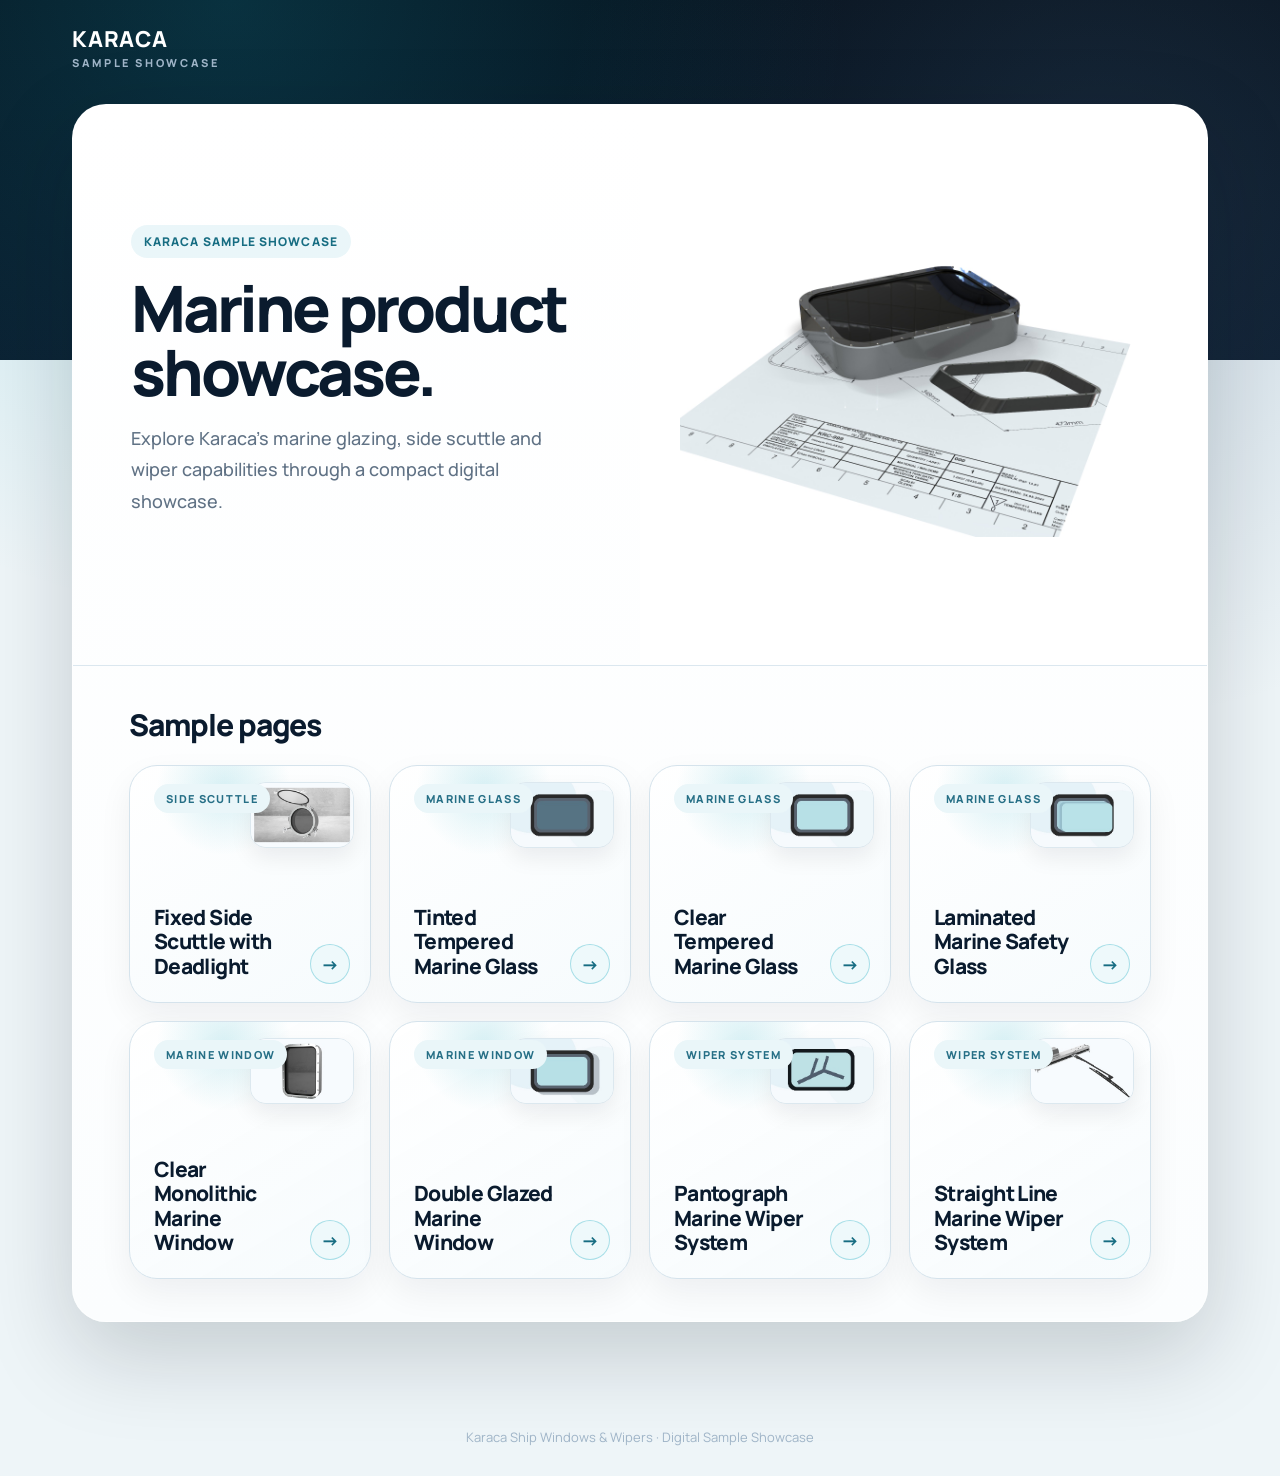
<file: index.html>
<!DOCTYPE html>
<html lang="en">
<head>
  <meta charset="UTF-8" />
  <meta name="viewport" content="width=device-width, initial-scale=1.0" />
  <title>Karaca Sample Showcase</title>
  <meta name="description" content="Digital sample cards for Karaca marine windows, side scuttles, glass and wiper systems." />
  <link rel="stylesheet" href="assets/style.css" />
</head>
<body class="home-page">
  <header class="topbar">
    <a class="brand" href="index.html"><span class="brand-text">KARACA <small>SAMPLE SHOWCASE</small></span></a>
  </header>

  <main class="sample-shell">
    <section class="sample-card">
      <div class="hero">
        <div class="hero-copy">
          <span class="badge">Karaca Sample Showcase</span>
          <h1>Marine product showcase.</h1>
          <p class="lead">
            Explore Karaca’s marine glazing, side scuttle and wiper capabilities through a compact digital showcase.
          </p>
</div>
        <div class="hero-viewer">
          <img src="assets/images/home-window-hero.jpg" alt="Marine window render" class="home-hero-image">
        </div>
      </div>

      <section class="section">
        <div class="section-head">
          <h2>Sample pages</h2>
          
        </div>

        <div class="product-grid">

          <a class="product-tile" href="products/fixed-side-scuttle-with-deadlight.html">
            <span class="product-category">Side Scuttle</span>
            <img class="product-thumb" src="assets/images/thumbs/fixed-side-scuttle.jpg" alt="">
            <h3>Fixed Side Scuttle with Deadlight</h3>
            <span class="product-status">View product card</span>
          </a>
          <a class="product-tile" href="products/tinted-tempered-marine-glass.html">
            <span class="product-category">Marine Glass</span>
            <img class="product-thumb" src="assets/images/thumbs/tinted-tempered.jpg" alt="">
            <h3>Tinted Tempered Marine Glass</h3>
            <span class="product-status">View product card</span>
          </a>
          <a class="product-tile" href="products/clear-tempered-marine-glass.html">
            <span class="product-category">Marine Glass</span>
            <img class="product-thumb" src="assets/images/thumbs/clear-tempered.jpg" alt="">
            <h3>Clear Tempered Marine Glass</h3>
            <span class="product-status">View product card</span>
          </a>
          <a class="product-tile" href="products/laminated-marine-safety-glass.html">
            <span class="product-category">Marine Glass</span>
            <img class="product-thumb" src="assets/images/thumbs/laminated.jpg" alt="">
            <h3>Laminated Marine Safety Glass</h3>
            <span class="product-status">View product card</span>
          </a>
          <a class="product-tile" href="products/clear-monolithic-marine-window.html">
            <span class="product-category">Marine Window</span>
            <img class="product-thumb" src="assets/images/thumbs/clear-monolithic.jpg" alt="">
            <h3>Clear Monolithic Marine Window</h3>
            <span class="product-status">View product card</span>
          </a>
          <a class="product-tile" href="products/double-glazed-marine-window.html">
            <span class="product-category">Marine Window</span>
            <img class="product-thumb" src="assets/images/thumbs/double-glazed.jpg" alt="">
            <h3>Double Glazed Marine Window</h3>
            <span class="product-status">View product card</span>
          </a>
<a class="product-tile" href="products/pantograph-marine-wiper-system.html">
            <span class="product-category">Wiper System</span>
            <img class="product-thumb" src="assets/images/thumbs/pantograph.jpg" alt="">
            <h3>Pantograph Marine Wiper System</h3>
            <span class="product-status">View product card</span>
          </a>
          <a class="product-tile" href="products/straight-line-marine-wiper-system.html">
            <span class="product-category">Wiper System</span>
            <img class="product-thumb" src="assets/images/thumbs/straight-line.jpg" alt="">
            <h3>Straight Line Marine Wiper System</h3>
            <span class="product-status">View product card</span>
          </a>

        </div>
      </section>
    </section>
  </main>

  <footer class="footer">
    Karaca Ship Windows & Wipers · Digital Sample Showcase
  </footer>
</body>
</html>
</file>
<file: assets/style.css>
@import url('https://fonts.googleapis.com/css2?family=Manrope:wght@400;500;600;700;800&display=swap');

:root{
  --navy:#07111d;
  --navy-2:#0b1b2c;
  --ink:#0a1b2e;
  --muted:#667789;
  --line:#dbe7ef;
  --soft:#f4f8fb;
  --card:#ffffff;
  --accent:#13a7bf;
  --accent-dark:#0b7f93;
  --shadow:0 28px 80px rgba(7,17,29,.14);
}
*{box-sizing:border-box}
html{scroll-behavior:smooth}
body{
  margin:0;
  font-family:'Manrope',Arial,Helvetica,sans-serif;
  color:var(--ink);
  background:
    radial-gradient(circle at 18% 0%, rgba(19,167,191,.22), transparent 34%),
    radial-gradient(circle at 86% 12%, rgba(78,115,150,.22), transparent 32%),
    linear-gradient(180deg,#06101b 0%,#0b1a2b 360px,#eef5f8 360px,#eef5f8 100%);
}
a{text-decoration:none;color:inherit}
img,video{width:100%;display:block}
.topbar{
  max-width:1180px;
  margin:0 auto;
  padding:28px 22px 16px;
  display:flex;
  align-items:center;
  justify-content:space-between;
  color:white;
}
.brand{
  display:flex;
  align-items:center;
  gap:12px;
  color:white;
  font-weight:800;
  letter-spacing:.05em;
}
.brand-logo{display:none}
.brand-text{
  display:flex;
  flex-direction:column;
  line-height:1;
  font-size:22px;
}
.brand-text small{
  display:block;
  margin-top:7px;
  font-size:11px;
  letter-spacing:.24em;
  color:#9fb4c7;
  font-weight:800;
}
.topbar .back{
  display:inline-flex;
  align-items:center;
  justify-content:center;
  height:42px;
  padding:0 18px;
  border-radius:999px;
  border:1px solid rgba(255,255,255,.22);
  background:rgba(255,255,255,.04);
  color:#d7edf8;
  font-size:14px;
  font-weight:800;
}
.topbar .back:hover{border-color:var(--accent);background:rgba(19,167,191,.13);color:white}

.sample-shell{
  max-width:1180px;
  margin:0 auto;
  padding:20px 22px 76px;
}
.sample-card{
  background:linear-gradient(180deg,#ffffff 0%,#fbfdfe 100%);
  border-radius:34px;
  overflow:hidden;
  border:1px solid rgba(255,255,255,.55);
  box-shadow:0 32px 90px rgba(6,16,27,.18);
}
.hero{
  display:grid;
  grid-template-columns:1fr 1fr;
  min-height:560px;
}
.hero-copy{
  padding:58px;
  display:flex;
  flex-direction:column;
  justify-content:center;
}
.badge{
  display:inline-flex;
  width:max-content;
  padding:8px 13px;
  border-radius:999px;
  background:#eaf6f9;
  color:#176d82;
  font-size:12px;
  font-weight:800;
  letter-spacing:.09em;
  text-transform:uppercase;
}
h1{
  margin:18px 0 18px;
  color:var(--ink);
  font-size:clamp(38px,5vw,68px);
  line-height:1.01;
  letter-spacing:-.05em;
  font-weight:800;
}
.lead{
  margin:0 0 28px;
  max-width:560px;
  color:#607285;
  font-size:18px;
  line-height:1.75;
  font-weight:500;
}
.actions{display:flex;flex-wrap:wrap;gap:12px}
.btn{
  display:inline-flex;
  align-items:center;
  justify-content:center;
  height:46px;
  padding:0 18px;
  border-radius:999px;
  border:1px solid var(--line);
  font-weight:800;
  transition:.18s ease;
}
.btn.primary{background:var(--accent);border-color:var(--accent);color:white}
.btn.primary:hover{background:var(--accent-dark);border-color:var(--accent-dark)}
.btn.secondary{background:white;color:var(--ink)}
.btn.secondary:hover{border-color:var(--accent);color:var(--accent-dark)}

.hero-viewer{
  padding:32px;
  display:flex;
  flex-direction:column;
  justify-content:center;
  background:white;
}
model-viewer{
  width:100%;
  height:100%;
  min-height:520px;
  border-radius:28px;
  background:linear-gradient(180deg,#ffffff,#f8fbfd);
}
.viewer-note{display:block;margin-top:12px;color:#6b7f91;font-size:14px;line-height:1.5;text-align:center;font-weight:500}

.home-page .hero{
  grid-template-columns:1fr 1fr;
  min-height:560px;
}
.home-page .hero-viewer{
  padding:40px;
  align-items:center;
}
.home-hero-image{
  width:100%;
  height:auto;
  max-height:560px;
  object-fit:contain;
  border-radius:24px;
}

.quick-specs{
  display:grid;
  grid-template-columns:repeat(4,1fr);
  gap:12px;
  padding:18px;
  background:#f8fbfd;
  border-top:1px solid var(--line);
}
.qspec{
  background:white;
  border:1px solid var(--line);
  border-radius:18px;
  padding:18px;
}
.qspec span{
  display:block;
  color:#1f7790;
  font-size:11px;
  font-weight:800;
  letter-spacing:.08em;
  text-transform:uppercase;
  margin-bottom:7px;
}
.qspec strong{font-size:16px;color:var(--ink);font-weight:800}

.section{
  padding:42px 56px;
  border-top:1px solid var(--line);
}
.section-head{
  display:block;
  margin-bottom:24px;
}
.section h2{
  margin:0;
  font-size:30px;
  line-height:1.1;
  letter-spacing:-.035em;
  color:var(--ink);
  font-weight:800;
}
.section-head p{display:none}
.info-strip{
  display:grid;
  grid-template-columns:1fr 1fr;
  gap:22px;
  background:var(--navy-2);
  border-radius:24px;
  padding:26px;
}
.info-strip h3{margin:0 0 10px;color:white;font-size:18px;font-weight:800}
.info-strip p{margin:0;color:#c1d3e0;line-height:1.8;font-size:16px}

.options-grid{
  display:grid;
  grid-template-columns:repeat(4,1fr);
  gap:16px;
}
.option-box{
  border:1px solid var(--line);
  background:#f8fbfd;
  border-radius:22px;
  padding:22px;
}
.option-box h3{margin:0 0 13px;color:var(--ink);font-size:18px;font-weight:800}
.option-box ul{margin:0;padding-left:18px;color:#667789;line-height:1.9;font-size:16px}

.fire-row{
  display:flex;
  gap:10px;
  flex-wrap:wrap;
  margin-top:4px;
}
.fire-pill{
  display:inline-flex;
  align-items:center;
  justify-content:center;
  min-width:48px;
  height:36px;
  padding:0 12px;
  border:1.5px solid #ff9d00;
  color:#e58600;
  background:white;
  border-radius:4px;
  font-weight:800;
}

.gallery{
  display:grid;
  grid-template-columns:1fr 1fr;
  gap:16px;
}
.gallery figure,.media-card{
  margin:0;
  border-radius:24px;
  border:1px solid var(--line);
  overflow:hidden;
  background:#fff;
}
.gallery img,.gallery video{
  width:100%;
  height:auto;
  max-height:520px;
  object-fit:contain;
  background:#fff;
  padding:14px;
}
.gallery figcaption,.media-caption{display:none}

.download-card,.note-card{
  background:linear-gradient(145deg,#eef9fb,#ffffff);
  border:1px solid var(--line);
  border-radius:24px;
  padding:26px;
}
.download-card p,.note-card p{margin:8px 0 0;color:var(--muted);line-height:1.75}
.download-actions{display:flex;gap:10px;flex-wrap:wrap;justify-content:flex-end}

.doc-list{
  display:grid;
  grid-template-columns:repeat(2,1fr);
  gap:16px;
}
.doc-card{
  background:white;
  border:1px solid var(--line);
  border-radius:22px;
  padding:24px;
}
.doc-card h3{margin:0 0 8px;color:var(--ink);font-size:19px;font-weight:800}
.doc-card p{margin:0 0 16px;color:var(--muted);line-height:1.75;font-size:15px}

.product-grid{
  display:grid;
  grid-template-columns:repeat(4,1fr);
  gap:18px;
}
.product-tile{
  min-height:186px;
  border-radius:26px;
  border:1px solid #d6e3ec;
  padding:26px 24px;
  background:
    linear-gradient(180deg,#ffffff 0%,#f6fafc 100%);
  display:flex;
  flex-direction:column;
  justify-content:space-between;
  position:relative;
  overflow:hidden;
  transition:transform .2s ease,box-shadow .2s ease,border-color .2s ease;
  box-shadow:0 10px 26px rgba(7,17,29,.05);
}
.product-tile:hover{
  transform:translateY(-5px);
  border-color:rgba(19,167,191,.45);
  box-shadow:0 24px 52px rgba(7,17,29,.10);
}
.product-tile::after{
  content:"→";
  position:absolute;
  right:18px;
  bottom:16px;
  width:38px;
  height:38px;
  border-radius:999px;
  display:flex;
  align-items:center;
  justify-content:center;
  background:#f2fbfd;
  border:1px solid rgba(19,167,191,.30);
  color:#1a6e83;
  font-weight:800;
  font-size:18px;
}
.product-category{
  display:inline-flex;
  width:max-content;
  margin-bottom:20px;
  padding:7px 12px;
  border-radius:999px;
  background:#edf6f9;
  color:#2c7286;
  font-size:11px;
  font-weight:800;
  letter-spacing:.12em;
  text-transform:uppercase;
}
.product-tile h3{
  margin:0;
  max-width:80%;
  color:var(--ink);
  font-size:21px;
  line-height:1.16;
  letter-spacing:-.03em;
  font-weight:800;
}
.product-status{display:none}

.placeholder-visual{
  min-height:380px;
  border-radius:24px;
  border:1px solid var(--line);
  background:linear-gradient(145deg,#fff,#f5f9fc);
  display:flex;
  align-items:center;
  justify-content:center;
  padding:28px;
}
.placeholder-visual-inner{text-align:center;max-width:430px}
.placeholder-visual h3{margin:0 0 12px;font-size:30px;color:var(--ink)}
.placeholder-visual p{margin:0;color:var(--muted);line-height:1.7}

.footer{
  color:#9fb4c7;
  text-align:center;
  padding:30px 20px;
  font-size:13px;
}

@media(max-width:900px){
  .hero,.home-page .hero{
    grid-template-columns:1fr;
    min-height:auto;
  }
  .hero-copy{padding:38px 30px 18px}
  .hero-viewer,.home-page .hero-viewer{padding:10px 28px 30px}
  model-viewer{min-height:370px}
  .home-hero-image{max-height:340px}
  .quick-specs,.options-grid,.product-grid,.gallery,.doc-list{grid-template-columns:1fr 1fr}
  .section{padding:34px 30px}
  .section-head{
  display:block;
  margin-bottom:24px;
}
  .info-strip{grid-template-columns:1fr}
}
@media(max-width:640px){
  body{
  margin:0;
  font-family:'Manrope',Arial,Helvetica,sans-serif;
  color:var(--ink);
  background:
    radial-gradient(circle at 18% 0%, rgba(19,167,191,.22), transparent 34%),
    radial-gradient(circle at 86% 12%, rgba(78,115,150,.22), transparent 32%),
    linear-gradient(180deg,#06101b 0%,#0b1a2b 360px,#eef5f8 360px,#eef5f8 100%);
}
  .topbar{padding:18px 16px 8px}
  .brand-text{font-size:18px}
  .brand-text small{font-size:9px;letter-spacing:.22em}
  .topbar .back{height:38px;padding:0 13px;font-size:13px}
  .sample-shell{padding:12px 14px 50px}
  .sample-card{border-radius:28px}
  .hero-copy{padding:28px 24px 10px}
  .badge{font-size:10px}
  h1{font-size:clamp(33px,12vw,54px);line-height:1.03}
  .lead{font-size:16px;line-height:1.75}
  .home-page .hero-viewer{padding:0 20px 24px}
  .home-hero-image{max-height:280px}
  .quick-specs,.options-grid,.gallery,.doc-list{grid-template-columns:1fr}
  .product-grid{grid-template-columns:1fr}
  .section{padding:30px 24px}
  .product-tile{
  min-height:186px;
  border-radius:26px;
  border:1px solid #d6e3ec;
  padding:26px 24px;
  background:
    linear-gradient(180deg,#ffffff 0%,#f6fafc 100%);
  display:flex;
  flex-direction:column;
  justify-content:space-between;
  position:relative;
  overflow:hidden;
  transition:transform .2s ease,box-shadow .2s ease,border-color .2s ease;
  box-shadow:0 10px 26px rgba(7,17,29,.05);
}
  .product-tile h3{
  margin:0;
  max-width:80%;
  color:var(--ink);
  font-size:21px;
  line-height:1.16;
  letter-spacing:-.03em;
  font-weight:800;
}
  model-viewer{min-height:330px}
}

.option-inline-tags{
  display:flex;
  gap:10px;
  flex-wrap:wrap;
  margin-top:12px;
}
.option-tag{
  display:inline-flex;
  align-items:center;
  justify-content:center;
  min-height:34px;
  padding:0 12px;
  border:1px solid var(--line);
  border-radius:999px;
  background:#fff;
  color:#32566a;
  font-size:14px;
  font-weight:800;
}
.product-note{
  color:#5d7184;
  font-size:15px;
  line-height:1.75;
}
@media(max-width:640px){
  body{
    background:
      radial-gradient(circle at 18% 0%, rgba(19,167,191,.20), transparent 36%),
      linear-gradient(180deg,#06101b 0%,#0b1a2b 250px,#eef5f8 250px,#eef5f8 100%);
  }
}

.product-tile::before{
  content:"";
  position:absolute;
  left:24px;
  right:24px;
  top:0;
  height:4px;
  border-radius:0 0 10px 10px;
  background:linear-gradient(90deg,#11a8c0 0%,#78d5e1 100%);
}

.gallery figcaption,.media-caption,.product-note,.product-status,.note-card p{display:none}

/* v14 product-card refinement */
.product-grid{
  grid-template-columns:repeat(4,1fr);
  gap:18px;
}
.product-tile{
  min-height:210px;
  padding:24px;
  border-radius:28px;
  background:
    linear-gradient(150deg, rgba(255,255,255,.92) 0%, rgba(246,251,253,.96) 100%);
  border:1px solid #d5e3ec;
  box-shadow:0 14px 34px rgba(7,17,29,.06);
  position:relative;
  overflow:hidden;
}
.product-tile::before{
  content:"";
  position:absolute;
  right:-48px;
  top:-48px;
  width:140px;
  height:140px;
  border-radius:999px;
  background:radial-gradient(circle, rgba(19,167,191,.16), transparent 68%);
}
.product-tile::after{
  content:"→";
  position:absolute;
  right:20px;
  bottom:18px;
  width:38px;
  height:38px;
  border-radius:999px;
  display:flex;
  align-items:center;
  justify-content:center;
  background:#eef9fb;
  border:1px solid rgba(19,167,191,.32);
  color:#176d82;
  font-weight:800;
}
.product-tile:hover{
  transform:translateY(-5px);
  border-color:rgba(19,167,191,.48);
  box-shadow:0 24px 54px rgba(7,17,29,.11);
}
.product-category{
  display:inline-flex;
  width:max-content;
  margin-bottom:22px;
  padding:7px 12px;
  border-radius:999px;
  background:#eaf6f9;
  color:#266f86;
  font-size:11px;
  letter-spacing:.12em;
  font-weight:800;
  text-transform:uppercase;
}
.product-tile h3{
  margin:0;
  max-width:82%;
  font-size:21px;
  line-height:1.16;
  letter-spacing:-.03em;
  color:var(--ink);
}
.product-status{display:none}
.viewer-note,.gallery figcaption,.media-caption{display:none!important}
.section-head p:empty{display:none!important}
@media(max-width:900px){.product-grid{grid-template-columns:1fr 1fr}}
@media(max-width:640px){.product-grid{grid-template-columns:1fr}.product-tile{min-height:150px}}

/* v15 visual polish */
.gallery{
  align-items:stretch;
}
.gallery figure{
  background:
    radial-gradient(circle at 18% 0%, rgba(19,167,191,.08), transparent 32%),
    linear-gradient(180deg,#ffffff 0%,#f6fafc 100%);
  padding:16px;
  box-shadow:0 18px 42px rgba(7,17,29,.06);
}
.gallery img,.gallery video{
  border-radius:18px;
  padding:0!important;
  max-height:500px;
  background:transparent!important;
}
.media-card{
  background:
    radial-gradient(circle at 20% 0%, rgba(19,167,191,.08), transparent 34%),
    linear-gradient(180deg,#ffffff 0%,#f6fafc 100%);
  padding:16px;
  box-shadow:0 18px 42px rgba(7,17,29,.06);
}
.media-card video{
  border-radius:18px;
}
.fire-row{
  display:flex;
  gap:10px;
  flex-wrap:wrap;
  margin-top:10px;
}
.fire-pill{
  display:inline-flex;
  align-items:center;
  justify-content:center;
  min-width:48px;
  height:36px;
  padding:0 12px;
  border:1.5px solid #ff9d00;
  color:#e58600;
  background:#fff;
  border-radius:4px;
  font-weight:800;
}

/* v16 text refinements */
.doc-list{align-items:stretch}
.doc-card{min-height:190px}


.inline-spec-line{
  color:#5f7087;
  font-size:1.02rem;
  line-height:1.8;
  font-weight:500;
}


/* v18 content update */
.viewer-note{
  margin-top:12px;
  color:#6a7a90;
  font-size:.98rem;
  text-align:center;
}
.gallery{
  display:grid;
  grid-template-columns:repeat(2,minmax(0,1fr));
  gap:24px;
}
.gallery figure{
  margin:0;
  padding:18px;
  border-radius:24px;
  background:linear-gradient(180deg,#ffffff 0%,#f6fafc 100%);
  border:1px solid #d7e4ec;
  box-shadow:0 18px 38px rgba(7,17,29,.06);
}
.gallery img{
  width:100%;
  height:360px;
  object-fit:contain;
  border-radius:16px;
  background:#fff;
}
.gallery figcaption{
  display:block!important;
  margin-top:12px;
  color:#67788e;
  font-size:.96rem;
  line-height:1.5;
}
.inline-spec-line{
  color:#5f7087;
  font-size:1rem;
  line-height:1.8;
  font-weight:500;
}
@media(max-width:900px){
  .gallery{grid-template-columns:1fr;}
  .gallery img{height:280px;}
}

/* v19 polish */
.product-tile{padding-top:18px;min-height:238px;}
.product-thumb{position:absolute;top:16px;right:16px;width:92px;height:58px;border-radius:14px;object-fit:cover;background:#f7fbfd;border:1px solid #dce8ef;box-shadow:0 8px 20px rgba(7,17,29,.06)}
.product-tile h3{max-width:72%; margin-top:62px;}
.product-category{position:relative;z-index:2;}
.gallery figure{padding:18px;background:linear-gradient(180deg,#fff 0%,#f8fbfd 100%);box-shadow:0 12px 28px rgba(7,17,29,.05)}
.gallery img,.gallery video{max-height:430px;border-radius:18px;padding:8px;background:#fff;}
.gallery figcaption,.media-caption{display:none!important;}
@media (max-width:900px){.product-thumb{width:84px;height:52px}.product-tile h3{margin-top:56px;max-width:68%;font-size:20px}}

/* v20 final visual fixes */
.viewer-note{
  display:block !important;
  margin:12px auto 0 !important;
  color:#64788b !important;
  font-size:14px !important;
  line-height:1.5 !important;
  text-align:center !important;
  font-weight:600 !important;
  max-width:560px !important;
}
.gallery figcaption,
.media-caption{
  display:none !important;
}
.product-thumb{
  position:absolute !important;
  top:16px !important;
  right:16px !important;
  width:104px !important;
  height:66px !important;
  border-radius:16px !important;
  object-fit:cover !important;
  background:#f7fbfd !important;
  border:1px solid #dce8ef !important;
  box-shadow:0 10px 22px rgba(7,17,29,.07) !important;
}
.product-tile{
  min-height:238px !important;
}
.product-tile h3{
  max-width:74% !important;
  margin-top:66px !important;
}
.gallery figure{
  padding:18px !important;
  background:linear-gradient(180deg,#fff 0%,#f7fbfd 100%) !important;
  box-shadow:0 14px 34px rgba(7,17,29,.06) !important;
}
.gallery img{
  height:360px !important;
  object-fit:contain !important;
  background:#fff !important;
  border-radius:18px !important;
  padding:0 !important;
}
.hero-viewer img{
  object-fit:contain;
}
@media(max-width:640px){
  .product-thumb{width:92px !important;height:58px !important;}
  .product-tile h3{max-width:72% !important;margin-top:58px !important;}
  .gallery img{height:260px !important;}
}
</file>
